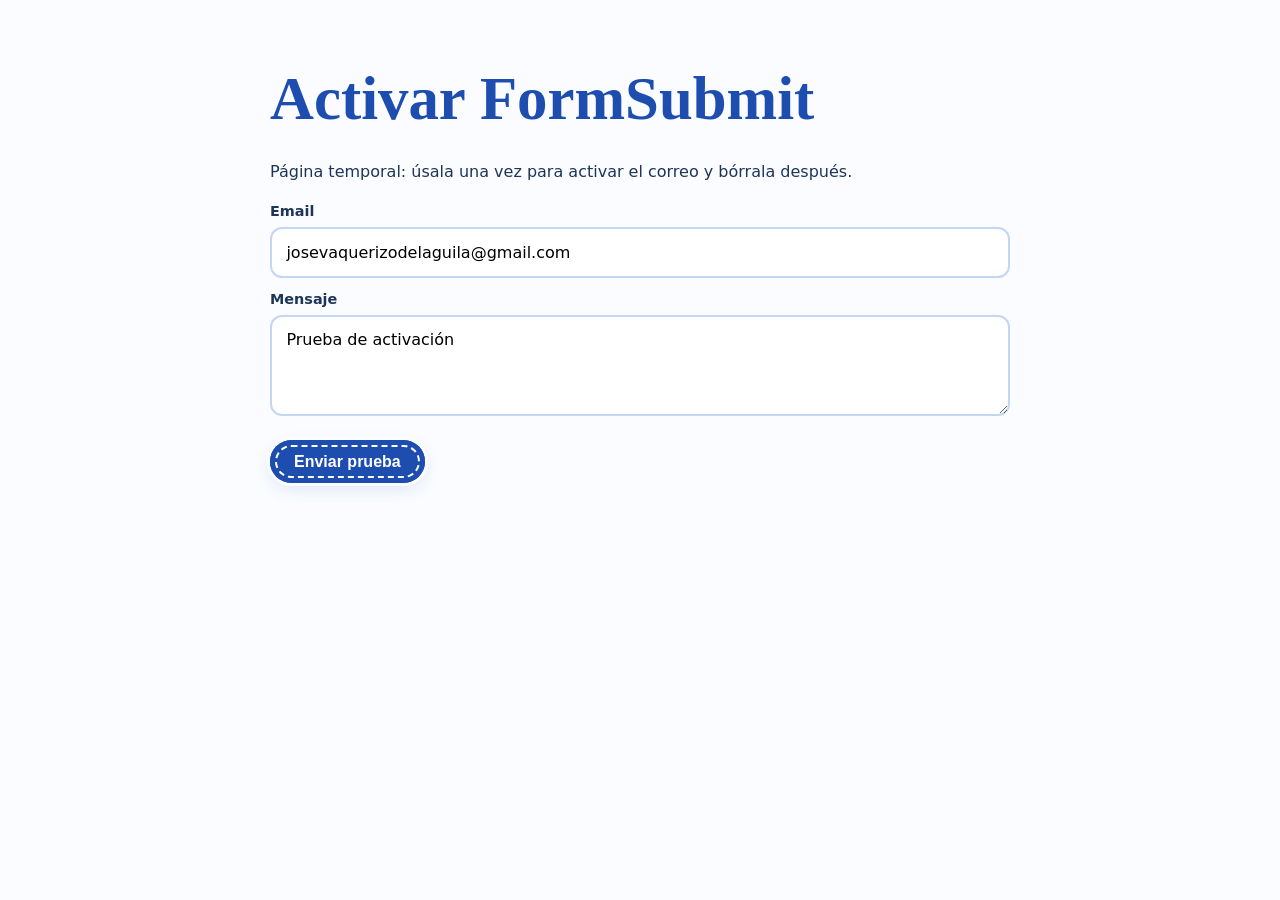
<file: activar-formsubmit.html>
<!DOCTYPE html>
<html lang="es"><head><meta charset="UTF-8"><meta name="viewport" content="width=device-width, initial-scale=1">
<meta name="robots" content="noindex"><title>Activar FormSubmit · Mi Caballito</title>
<link rel="stylesheet" href="css/style.css"></head>
<body><main class="wrap page">
<h1>Activar FormSubmit</h1>
<p>Página temporal: úsala una vez para activar el correo y bórrala después.</p>
<form method="POST" action="https://formsubmit.co/josevaquerizodelaguila@gmail.com">
  <input type="hidden" name="_subject" value="Activación de prueba — Mi Caballito">
  <input type="hidden" name="_template" value="table">
  <input type="text" name="_honey" class="hp" tabindex="-1" autocomplete="off" aria-hidden="true">
  <label for="e">Email</label><input id="e" name="email" type="email" required value="josevaquerizodelaguila@gmail.com">
  <label for="m">Mensaje</label><textarea id="m" name="mensaje" rows="3" required>Prueba de activación</textarea>
  <p><button class="btn" type="submit">Enviar prueba</button></p>
</form>
</main></body></html>
</file>
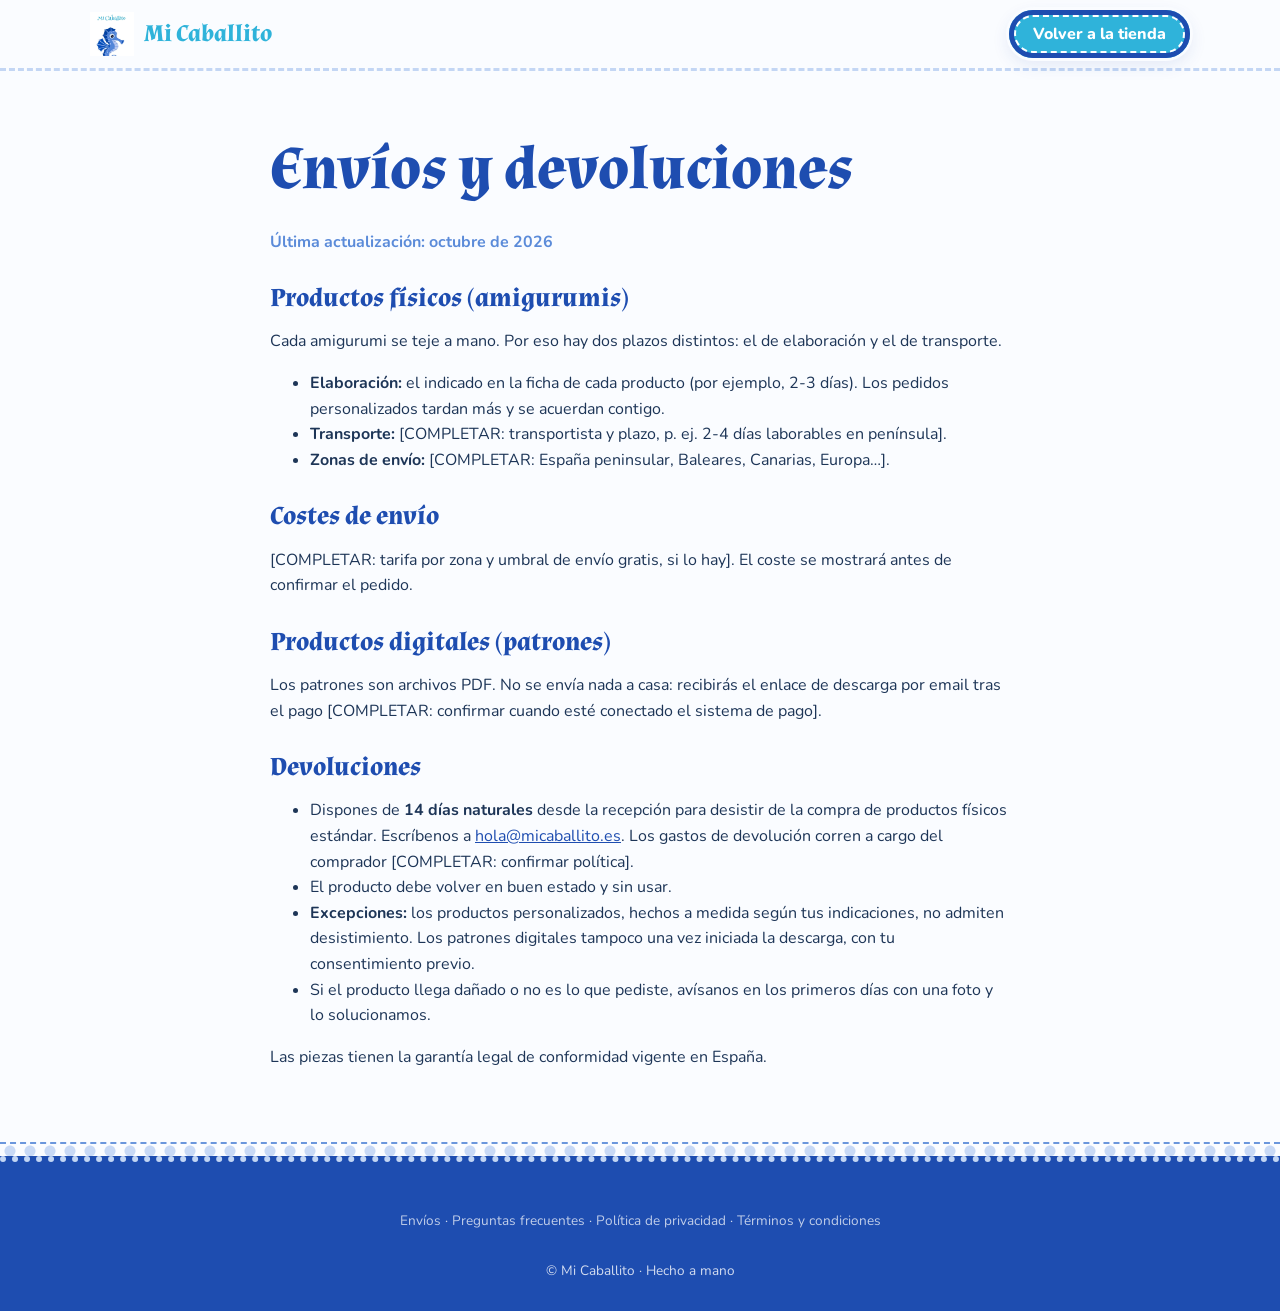
<file: envios.html>
<!DOCTYPE html>
<html lang="es"><head><meta charset="UTF-8"><meta name="viewport" content="width=device-width, initial-scale=1">
<title>Envíos y devoluciones · Mi Caballito</title><meta name="description" content="Información sobre envíos, plazos, costes y devoluciones de amigurumis y patrones digitales de Mi Caballito.">
<link rel="icon" href="assets/images/logo.png">
<link href="https://fonts.googleapis.com/css2?family=Almendra:wght@700&family=Nunito:wght@400;600;800&display=swap" rel="stylesheet">
<link rel="stylesheet" href="css/style.css"></head><body>
<header class="header"><div class="wrap header-in">
<a href="index.html" class="brand" aria-label="Mi Caballito, inicio"><img src="assets/images/logo.png" alt="Logotipo de Mi Caballito" width="44" height="44"><span>Mi Caballito</span></a>
<a class="btn btn-alt" href="index.html#tienda">Volver a la tienda</a></div></header>
<main class="wrap page"><h1>Envíos y devoluciones</h1><p class="upd">Última actualización: octubre de 2026</p>

<h2>Productos físicos (amigurumis)</h2>
<p>Cada amigurumi se teje a mano. Por eso hay dos plazos distintos: el de elaboración y el de transporte.</p>
<ul><li><b>Elaboración:</b> el indicado en la ficha de cada producto (por ejemplo, 2-3 días). Los pedidos personalizados tardan más y se acuerdan contigo.</li>
<li><b>Transporte:</b> [COMPLETAR: transportista y plazo, p. ej. 2-4 días laborables en península].</li>
<li><b>Zonas de envío:</b> [COMPLETAR: España peninsular, Baleares, Canarias, Europa…].</li></ul>
<h2>Costes de envío</h2>
<p>[COMPLETAR: tarifa por zona y umbral de envío gratis, si lo hay]. El coste se mostrará antes de confirmar el pedido.</p>
<h2>Productos digitales (patrones)</h2>
<p>Los patrones son archivos PDF. No se envía nada a casa: recibirás el enlace de descarga por email tras el pago [COMPLETAR: confirmar cuando esté conectado el sistema de pago].</p>
<h2>Devoluciones</h2>
<ul><li>Dispones de <b>14 días naturales</b> desde la recepción para desistir de la compra de productos físicos estándar. Escríbenos a <a href="mailto:hola@micaballito.es">hola@micaballito.es</a>. Los gastos de devolución corren a cargo del comprador [COMPLETAR: confirmar política].</li>
<li>El producto debe volver en buen estado y sin usar.</li>
<li><b>Excepciones:</b> los productos personalizados, hechos a medida según tus indicaciones, no admiten desistimiento. Los patrones digitales tampoco una vez iniciada la descarga, con tu consentimiento previo.</li>
<li>Si el producto llega dañado o no es lo que pediste, avísanos en los primeros días con una foto y lo solucionamos.</li></ul>
<p>Las piezas tienen la garantía legal de conformidad vigente en España.</p></main><div class="thread" aria-hidden="true"></div>
<footer class="footer"><div class="wrap"><p class="copy" style="margin-top:0"><a style="display:inline" href="envios.html">Envíos</a> · <a style="display:inline" href="faq.html">Preguntas frecuentes</a> · <a style="display:inline" href="privacidad.html">Política de privacidad</a> · <a style="display:inline" href="terminos.html">Términos y condiciones</a></p>
<p class="copy">© Mi Caballito · Hecho a mano</p></div></footer></body></html>
</file>
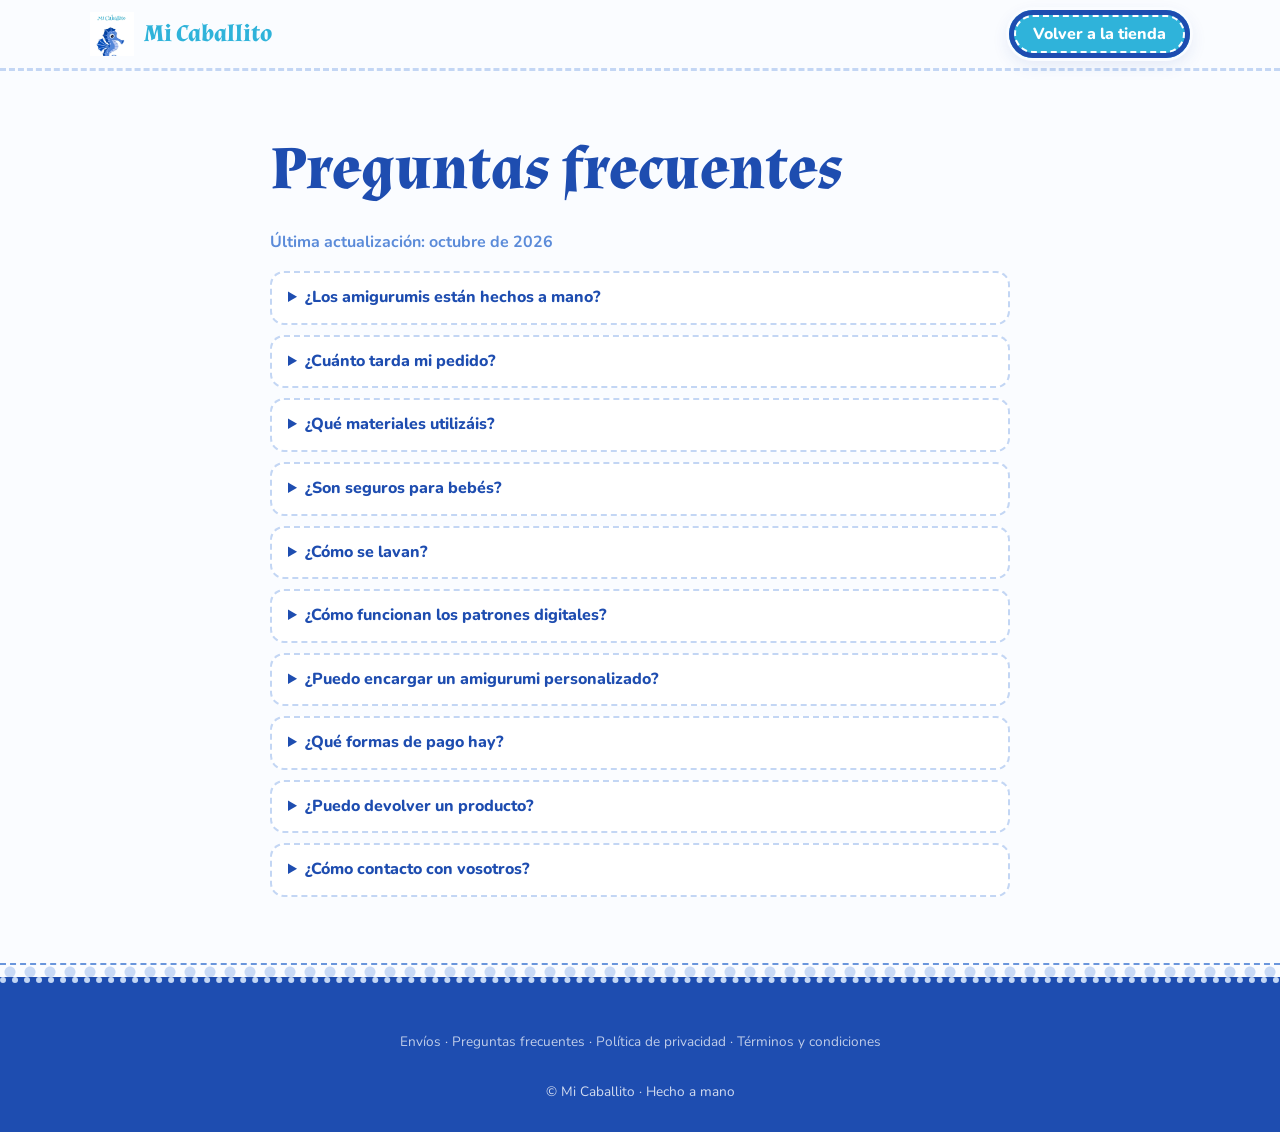
<file: faq.html>
<!DOCTYPE html>
<html lang="es"><head><meta charset="UTF-8"><meta name="viewport" content="width=device-width, initial-scale=1">
<title>Preguntas frecuentes · Mi Caballito</title><meta name="description" content="Respuestas a las dudas más habituales sobre amigurumis, patrones de crochet, pedidos personalizados, pagos y cuidados.">
<link rel="icon" href="assets/images/logo.png">
<link href="https://fonts.googleapis.com/css2?family=Almendra:wght@700&family=Nunito:wght@400;600;800&display=swap" rel="stylesheet">
<link rel="stylesheet" href="css/style.css"></head><body>
<header class="header"><div class="wrap header-in">
<a href="index.html" class="brand" aria-label="Mi Caballito, inicio"><img src="assets/images/logo.png" alt="Logotipo de Mi Caballito" width="44" height="44"><span>Mi Caballito</span></a>
<a class="btn btn-alt" href="index.html#tienda">Volver a la tienda</a></div></header>
<main class="wrap page"><h1>Preguntas frecuentes</h1><p class="upd">Última actualización: octubre de 2026</p>

<details><summary>¿Los amigurumis están hechos a mano?</summary><p>Sí. Cada pieza se teje a mano con ganchillo, por lo que pueden existir pequeñas diferencias entre unidades. Eso las hace únicas.</p></details>
<details><summary>¿Cuánto tarda mi pedido?</summary><p>Depende del producto: el tiempo de elaboración aparece en cada ficha. A eso se suma el transporte. Consulta la página de <a href="envios.html">Envíos</a>.</p></details>
<details><summary>¿Qué materiales utilizáis?</summary><p>Principalmente hilo de algodón o lana acrílica suave, y relleno hipoalergénico. El material exacto figura en cada ficha.</p></details>
<details><summary>¿Son seguros para bebés?</summary><p>[COMPLETAR: indicar la política real. Los amigurumis con ojos o piezas pequeñas no deben darse a menores de 3 años sin supervisión; si usas ojos de seguridad o bordados, dilo aquí.]</p></details>
<details><summary>¿Cómo se lavan?</summary><p>Recomendamos lavado a mano con agua fría y jabón suave, y secado al aire. Evita la secadora y el calor directo.</p></details>
<details><summary>¿Cómo funcionan los patrones digitales?</summary><p>Son archivos PDF para descargar, con fotos y explicación paso a paso. Se indican el nivel, el idioma y las páginas en la ficha. Son para uso personal: no se pueden revender ni compartir.</p></details>
<details><summary>¿Puedo encargar un amigurumi personalizado?</summary><p>Sí. Usa el botón "Quiero un amigurumi personalizado" y cuéntanos tu idea. Te responderemos con una propuesta, plazo y precio antes de empezar.</p></details>
<details><summary>¿Qué formas de pago hay?</summary><p>[COMPLETAR: p. ej. PayPal y tarjeta, cuando esté activo el pago online].</p></details>
<details><summary>¿Puedo devolver un producto?</summary><p>Sí, con las condiciones y excepciones de la página de <a href="envios.html">Envíos y devoluciones</a>.</p></details>
<details><summary>¿Cómo contacto con vosotros?</summary><p>Escríbenos a <a href="mailto:hola@micaballito.es">hola@micaballito.es</a> o por Instagram.</p></details></main><div class="thread" aria-hidden="true"></div>
<footer class="footer"><div class="wrap"><p class="copy" style="margin-top:0"><a style="display:inline" href="envios.html">Envíos</a> · <a style="display:inline" href="faq.html">Preguntas frecuentes</a> · <a style="display:inline" href="privacidad.html">Política de privacidad</a> · <a style="display:inline" href="terminos.html">Términos y condiciones</a></p>
<p class="copy">© Mi Caballito · Hecho a mano</p></div></footer></body></html>
</file>
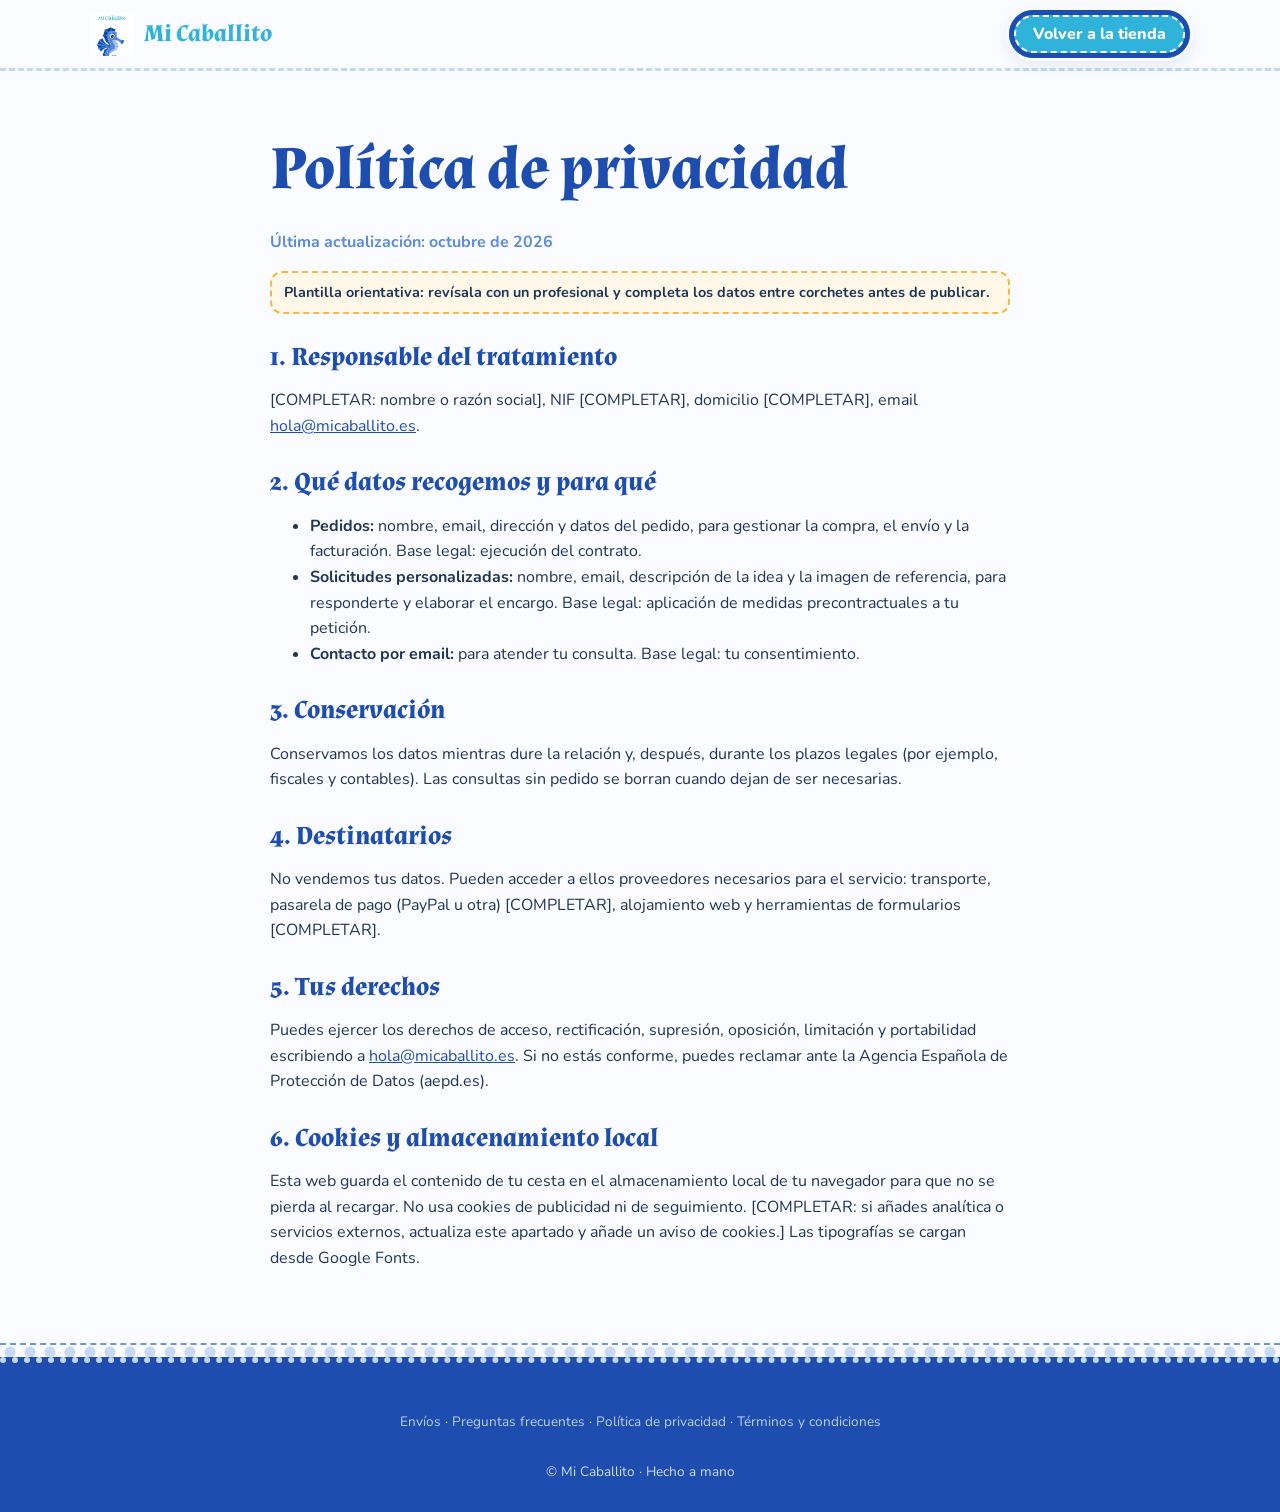
<file: privacidad.html>
<!DOCTYPE html>
<html lang="es"><head><meta charset="UTF-8"><meta name="viewport" content="width=device-width, initial-scale=1">
<title>Política de privacidad · Mi Caballito</title><meta name="description" content="Cómo trata Mi Caballito los datos personales de clientes y visitantes, conforme al RGPD y la LOPDGDD.">
<link rel="icon" href="assets/images/logo.png">
<link href="https://fonts.googleapis.com/css2?family=Almendra:wght@700&family=Nunito:wght@400;600;800&display=swap" rel="stylesheet">
<link rel="stylesheet" href="css/style.css"></head><body>
<header class="header"><div class="wrap header-in">
<a href="index.html" class="brand" aria-label="Mi Caballito, inicio"><img src="assets/images/logo.png" alt="Logotipo de Mi Caballito" width="44" height="44"><span>Mi Caballito</span></a>
<a class="btn btn-alt" href="index.html#tienda">Volver a la tienda</a></div></header>
<main class="wrap page"><h1>Política de privacidad</h1><p class="upd">Última actualización: octubre de 2026</p>

<p class="notice">Plantilla orientativa: revísala con un profesional y completa los datos entre corchetes antes de publicar.</p>
<h2>1. Responsable del tratamiento</h2>
<p>[COMPLETAR: nombre o razón social], NIF [COMPLETAR], domicilio [COMPLETAR], email <a href="mailto:hola@micaballito.es">hola@micaballito.es</a>.</p>
<h2>2. Qué datos recogemos y para qué</h2>
<ul><li><b>Pedidos:</b> nombre, email, dirección y datos del pedido, para gestionar la compra, el envío y la facturación. Base legal: ejecución del contrato.</li>
<li><b>Solicitudes personalizadas:</b> nombre, email, descripción de la idea y la imagen de referencia, para responderte y elaborar el encargo. Base legal: aplicación de medidas precontractuales a tu petición.</li>
<li><b>Contacto por email:</b> para atender tu consulta. Base legal: tu consentimiento.</li></ul>
<h2>3. Conservación</h2>
<p>Conservamos los datos mientras dure la relación y, después, durante los plazos legales (por ejemplo, fiscales y contables). Las consultas sin pedido se borran cuando dejan de ser necesarias.</p>
<h2>4. Destinatarios</h2>
<p>No vendemos tus datos. Pueden acceder a ellos proveedores necesarios para el servicio: transporte, pasarela de pago (PayPal u otra) [COMPLETAR], alojamiento web y herramientas de formularios [COMPLETAR].</p>
<h2>5. Tus derechos</h2>
<p>Puedes ejercer los derechos de acceso, rectificación, supresión, oposición, limitación y portabilidad escribiendo a <a href="mailto:hola@micaballito.es">hola@micaballito.es</a>. Si no estás conforme, puedes reclamar ante la Agencia Española de Protección de Datos (aepd.es).</p>
<h2>6. Cookies y almacenamiento local</h2>
<p>Esta web guarda el contenido de tu cesta en el almacenamiento local de tu navegador para que no se pierda al recargar. No usa cookies de publicidad ni de seguimiento. [COMPLETAR: si añades analítica o servicios externos, actualiza este apartado y añade un aviso de cookies.] Las tipografías se cargan desde Google Fonts.</p></main><div class="thread" aria-hidden="true"></div>
<footer class="footer"><div class="wrap"><p class="copy" style="margin-top:0"><a style="display:inline" href="envios.html">Envíos</a> · <a style="display:inline" href="faq.html">Preguntas frecuentes</a> · <a style="display:inline" href="privacidad.html">Política de privacidad</a> · <a style="display:inline" href="terminos.html">Términos y condiciones</a></p>
<p class="copy">© Mi Caballito · Hecho a mano</p></div></footer></body></html>
</file>
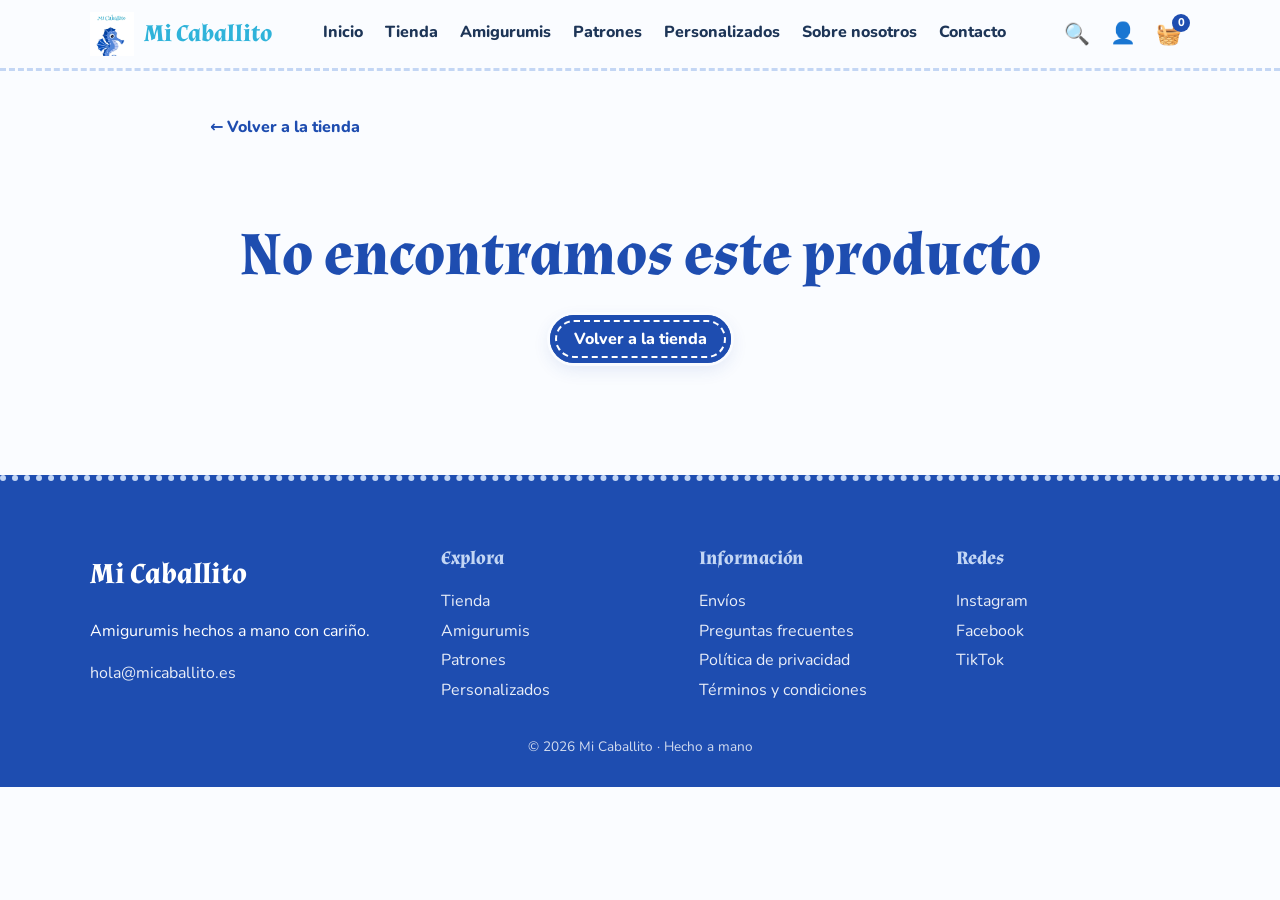
<file: producto.html>
<!DOCTYPE html>
<html lang="es">
<head>
<meta charset="UTF-8">
<meta name="viewport" content="width=device-width, initial-scale=1">
<title>Producto · Mi Caballito</title>
<meta name="description" content="Ficha de producto de Mi Caballito: amigurumis y patrones de crochet hechos a mano.">
<meta property="og:title" content="Tienda · Mi Caballito">
<meta property="og:description" content="Amigurumis, patrones digitales y encargos personalizados tejidos con cariño.">
<meta property="og:type" content="website">
<meta property="og:image" content="assets/images/logo.png">
<link rel="icon" href="assets/images/logo.png">
<link rel="preconnect" href="https://fonts.googleapis.com">
<link rel="preconnect" href="https://fonts.gstatic.com" crossorigin>
<link href="https://fonts.googleapis.com/css2?family=Almendra:wght@700&family=Nunito:wght@400;600;800&display=swap" rel="stylesheet">
<link rel="stylesheet" href="css/style.css">
</head>
<body data-page="product">
<a class="skip" href="#product">Saltar al producto</a>
<header class="header">
  <div class="wrap header-in">
    <a href="index.html" class="brand" aria-label="Mi Caballito, inicio">
      <img src="assets/images/logo.png" alt="Logotipo de Mi Caballito: caballito de mar azul" width="44" height="44"><span>Mi Caballito</span>
    </a>
    <nav class="nav" id="nav" aria-label="Principal">
      <a href="index.html">Inicio</a>
      <a href="tienda.html">Tienda</a>
      <a href="tienda.html?cat=amigurumi">Amigurumis</a>
      <a href="tienda.html?cat=patrones">Patrones</a>
      <a href="index.html#personalizados">Personalizados</a>
      <a href="index.html#sobre-nosotros">Sobre nosotros</a>
      <a href="index.html#contacto">Contacto</a>
    </nav>
    <div class="tools">
      <button class="icon-btn" id="searchBtn" aria-label="Ir al buscador">🔍</button>
      <a class="icon-btn hide-m" href="index.html#contacto" aria-label="Mi cuenta">👤</a>
      <button class="icon-btn cart-btn" id="cartBtn" aria-label="Abrir carrito">🧺<span id="cartCount" class="count">0</span></button>
      <button class="icon-btn burger" id="burger" aria-label="Abrir menú" aria-expanded="false" aria-controls="nav">☰</button>
    </div>
  </div>
</header>

<main class="wrap product-page">
  <p><a class="back" href="tienda.html">← Volver a la tienda</a></p>
  <div id="product"></div>
</main>

<footer class="footer">
  <div class="wrap foot-in">
    <div><h3 class="brandname">Mi Caballito</h3><p>Amigurumis hechos a mano con cariño.</p><p><a href="mailto:hola@micaballito.es">hola@micaballito.es</a></p></div>
    <div><h3>Explora</h3><a href="tienda.html">Tienda</a><a href="tienda.html?cat=amigurumi">Amigurumis</a><a href="tienda.html?cat=patrones">Patrones</a><a href="index.html#personalizados">Personalizados</a></div>
    <div><h3>Información</h3><a href="envios.html">Envíos</a><a href="faq.html">Preguntas frecuentes</a><a href="privacidad.html">Política de privacidad</a><a href="terminos.html">Términos y condiciones</a></div>
    <div><h3>Redes</h3><a href="https://instagram.com/" rel="noopener">Instagram</a><a href="https://facebook.com/" rel="noopener">Facebook</a><a href="https://tiktok.com/" rel="noopener">TikTok</a></div>
  </div>
  <p class="copy">© <span id="year"></span> Mi Caballito · Hecho a mano</p>
</footer>

<div class="overlay" id="overlay" hidden></div>
<aside class="drawer" id="drawer" aria-label="Carrito" aria-hidden="true">
  <div class="drawer-head"><h2>Tu cesta</h2><button class="icon-btn" data-close aria-label="Cerrar carrito">✕</button></div>
  <div class="drawer-body" id="cartBody"></div>
  <div class="drawer-foot" id="cartFoot"></div>
</aside>
<div class="modal" id="modal" role="dialog" aria-modal="true" aria-labelledby="modalTitle" hidden>
  <div class="modal-box"><button class="icon-btn modal-x" data-close aria-label="Cerrar">✕</button><div id="modalBody"></div></div>
</div>
<script src="js/products.js"></script>
<script src="js/app.js"></script>
</body>
</html>
</file>
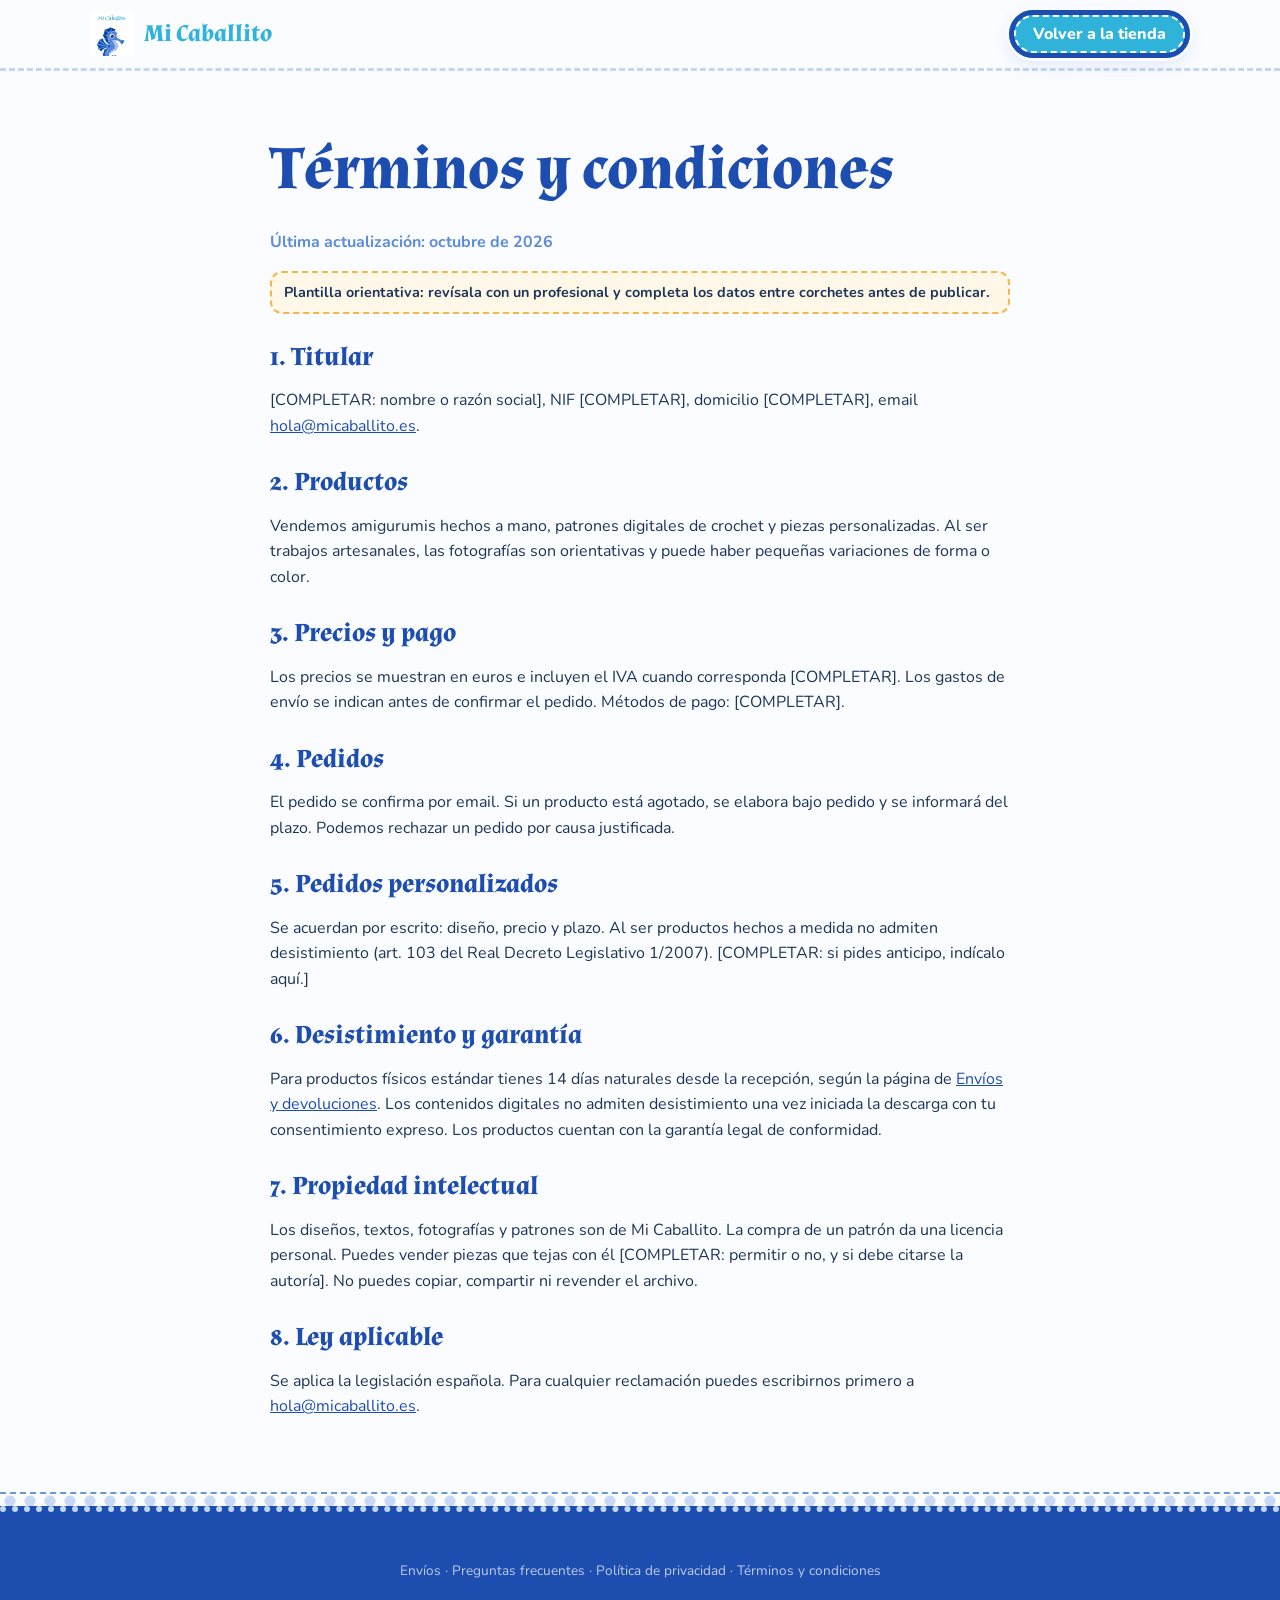
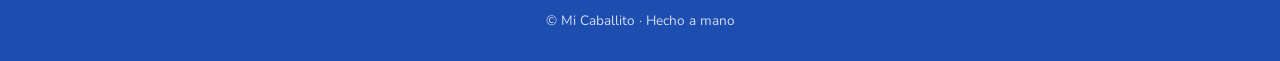
<file: terminos.html>
<!DOCTYPE html>
<html lang="es"><head><meta charset="UTF-8"><meta name="viewport" content="width=device-width, initial-scale=1">
<title>Términos y condiciones · Mi Caballito</title><meta name="description" content="Condiciones de compra y uso de la tienda online Mi Caballito: pedidos, precios, pagos, desistimiento y propiedad intelectual.">
<link rel="icon" href="assets/images/logo.png">
<link href="https://fonts.googleapis.com/css2?family=Almendra:wght@700&family=Nunito:wght@400;600;800&display=swap" rel="stylesheet">
<link rel="stylesheet" href="css/style.css"></head><body>
<header class="header"><div class="wrap header-in">
<a href="index.html" class="brand" aria-label="Mi Caballito, inicio"><img src="assets/images/logo.png" alt="Logotipo de Mi Caballito" width="44" height="44"><span>Mi Caballito</span></a>
<a class="btn btn-alt" href="index.html#tienda">Volver a la tienda</a></div></header>
<main class="wrap page"><h1>Términos y condiciones</h1><p class="upd">Última actualización: octubre de 2026</p>

<p class="notice">Plantilla orientativa: revísala con un profesional y completa los datos entre corchetes antes de publicar.</p>
<h2>1. Titular</h2>
<p>[COMPLETAR: nombre o razón social], NIF [COMPLETAR], domicilio [COMPLETAR], email <a href="mailto:hola@micaballito.es">hola@micaballito.es</a>.</p>
<h2>2. Productos</h2>
<p>Vendemos amigurumis hechos a mano, patrones digitales de crochet y piezas personalizadas. Al ser trabajos artesanales, las fotografías son orientativas y puede haber pequeñas variaciones de forma o color.</p>
<h2>3. Precios y pago</h2>
<p>Los precios se muestran en euros e incluyen el IVA cuando corresponda [COMPLETAR]. Los gastos de envío se indican antes de confirmar el pedido. Métodos de pago: [COMPLETAR].</p>
<h2>4. Pedidos</h2>
<p>El pedido se confirma por email. Si un producto está agotado, se elabora bajo pedido y se informará del plazo. Podemos rechazar un pedido por causa justificada.</p>
<h2>5. Pedidos personalizados</h2>
<p>Se acuerdan por escrito: diseño, precio y plazo. Al ser productos hechos a medida no admiten desistimiento (art. 103 del Real Decreto Legislativo 1/2007). [COMPLETAR: si pides anticipo, indícalo aquí.]</p>
<h2>6. Desistimiento y garantía</h2>
<p>Para productos físicos estándar tienes 14 días naturales desde la recepción, según la página de <a href="envios.html">Envíos y devoluciones</a>. Los contenidos digitales no admiten desistimiento una vez iniciada la descarga con tu consentimiento expreso. Los productos cuentan con la garantía legal de conformidad.</p>
<h2>7. Propiedad intelectual</h2>
<p>Los diseños, textos, fotografías y patrones son de Mi Caballito. La compra de un patrón da una licencia personal. Puedes vender piezas que tejas con él [COMPLETAR: permitir o no, y si debe citarse la autoría]. No puedes copiar, compartir ni revender el archivo.</p>
<h2>8. Ley aplicable</h2>
<p>Se aplica la legislación española. Para cualquier reclamación puedes escribirnos primero a <a href="mailto:hola@micaballito.es">hola@micaballito.es</a>.</p></main><div class="thread" aria-hidden="true"></div>
<footer class="footer"><div class="wrap"><p class="copy" style="margin-top:0"><a style="display:inline" href="envios.html">Envíos</a> · <a style="display:inline" href="faq.html">Preguntas frecuentes</a> · <a style="display:inline" href="privacidad.html">Política de privacidad</a> · <a style="display:inline" href="terminos.html">Términos y condiciones</a></p>
<p class="copy">© Mi Caballito · Hecho a mano</p></div></footer></body></html>
</file>
<file: css/style.css>
:root{
  --primary:#2FB3DA;        /* turquesa del texto del logo */
  --primary-dark:#1E4DB0;   /* azul intenso de las aletas */
  --primary-mid:#5B8BD9;    /* azul del cuerpo */
  --primary-light:#C3D6F4;  /* azul pastel de la barriga */
  --accent:#F2B84B;         /* amarillo lana, solo detalles */
  --cream:#FFF7E8;
  --background:#FAFCFF;
  --text:#1D3557;
  --radius:18px;
  --shadow:0 6px 18px rgba(30,77,176,.12);
}
*{box-sizing:border-box}
html{scroll-behavior:smooth;scroll-padding-top:80px}
body{margin:0;font-family:'Nunito',system-ui,sans-serif;color:var(--text);background:var(--background);line-height:1.6}
img{max-width:100%;display:block}
a{color:var(--primary-dark)}
h1,h2,h3,.brand span,.brandname{font-family:'Almendra',serif;font-weight:700;line-height:1.15;color:var(--primary-dark)}
h1{font-size:clamp(2.2rem,6vw,3.8rem);margin:.4em 0}
h2{font-size:clamp(1.7rem,4vw,2.5rem);text-align:center;margin:0 0 1rem}
.wrap{max-width:1140px;margin:0 auto;padding:0 20px}
.center{text-align:center}
.lead{font-size:1.15rem;max-width:52ch}
.skip{position:absolute;left:-999px}.skip:focus{left:10px;top:10px;background:#fff;padding:8px;z-index:99}
:focus-visible{outline:3px solid var(--accent);outline-offset:2px}

/* Etiquetas y botones "cosidos" */
.stitched,.tag{display:inline-block;background:var(--cream);border:2px dashed var(--primary-mid);border-radius:999px;padding:.25em 1em;font-weight:800;font-size:.85rem;color:var(--primary-dark)}
.btn{display:inline-block;border:0;cursor:pointer;font:800 1rem 'Nunito',sans-serif;text-decoration:none;color:#fff;background:var(--primary-dark);padding:.8em 1.5em;border-radius:999px;box-shadow:0 0 0 3px var(--background),0 0 0 5px var(--primary-dark) inset,var(--shadow);outline:2px dashed #fff;outline-offset:-7px;transition:transform .2s,background .2s}
.btn:hover{transform:translateY(-2px);background:var(--primary-mid)}
.btn-alt{background:var(--primary);}
.btn-alt:hover{background:var(--primary-dark)}
.btn[disabled]{opacity:.5;cursor:not-allowed}
.btns{display:flex;gap:12px;flex-wrap:wrap;margin-top:1.2rem}

/* Separador de hilo con puntadas */
.thread{height:14px;background:
  radial-gradient(circle at 10px 7px,var(--primary-light) 5px,transparent 6px) 0 0/20px 14px repeat-x;
  border-top:2px dashed var(--primary-mid);opacity:.9}

/* Header */
.header{position:sticky;top:0;z-index:20;background:rgba(250,252,255,.96);backdrop-filter:blur(6px);border-bottom:3px dashed var(--primary-light)}
.header-in{display:flex;align-items:center;justify-content:space-between;gap:12px;height:68px}
.brand{display:flex;align-items:center;gap:10px;text-decoration:none}
.brand span{font-size:1.5rem;color:var(--primary)}
.nav{display:flex;gap:18px}
.nav a{text-decoration:none;font-weight:800;color:var(--text);padding:6px 2px;border-bottom:2px dashed transparent}
.nav a:hover{border-color:var(--primary)}
.tools{display:flex;gap:4px;align-items:center}
.icon-btn{background:none;border:0;font-size:1.3rem;cursor:pointer;position:relative;padding:8px;border-radius:50%;text-decoration:none;color:inherit}
.icon-btn:hover{background:var(--primary-light)}
.count{position:absolute;top:0;right:0;background:var(--primary-dark);color:#fff;font:800 .7rem Nunito;border-radius:999px;min-width:18px;height:18px;display:grid;place-items:center}
.burger{display:none}
.searchbar{padding:10px 0;background:var(--cream)}
.searchbar input{width:100%;padding:.7em 1em;border:2px dashed var(--primary-mid);border-radius:999px;font:inherit;background:#fff}

/* Hero */
.hero{background:var(--cream);background-image:repeating-linear-gradient(45deg,rgba(91,139,217,.06) 0 2px,transparent 2px 10px),repeating-linear-gradient(-45deg,rgba(91,139,217,.06) 0 2px,transparent 2px 10px);padding:48px 0 64px}
.hero-in{display:grid;grid-template-columns:1.1fr 1fr;gap:32px;align-items:center}
.hero-art{position:relative;min-height:380px}
.polaroid{--r:0deg;position:absolute;background:#fff;padding:10px 10px 6px;border-radius:12px;box-shadow:var(--shadow);border:2px dashed var(--primary-light);width:min(260px,52%);text-align:center;font-weight:800;font-size:.9rem}
.polaroid img{width:100%;aspect-ratio:1;object-fit:cover;border-radius:8px}
.polaroid{transform:rotate(var(--r));transition:transform .45s ease}.p1{left:0;top:10px;--r:-5deg}.p2{right:0;top:120px;--r:4deg}.polaroid:hover{transform:translateY(-5px) rotate(var(--r))}
.deco{position:absolute;color:var(--primary);font-size:2rem;animation:float 5s ease-in-out infinite}
.d1{right:12%;top:0}.d2{left:40%;bottom:10px;color:var(--accent)}.d3{left:2%;bottom:30px;color:var(--primary-mid);animation-delay:1.5s}
@keyframes float{50%{transform:translateY(-8px) rotate(6deg)}}

/* Secciones */
.section{padding:64px 0}
.filters{display:flex;gap:10px;justify-content:center;flex-wrap:wrap;margin-bottom:28px}
.chip{border:2px dashed var(--primary-mid);background:#fff;color:var(--primary-dark);font:800 .9rem Nunito;padding:.5em 1.2em;border-radius:999px;cursor:pointer;transition:.2s}
.chip.active,.chip:hover{background:var(--primary-dark);color:#fff;border-style:solid}
.grid{display:grid;grid-template-columns:repeat(4,1fr);gap:18px}
.card{background:#fff;border-radius:var(--radius);border:2px dashed var(--primary-light);box-shadow:var(--shadow);overflow:hidden;display:flex;flex-direction:column;transition:transform .25s,box-shadow .25s}
.card:hover{transform:translateY(-4px)}
.card-img{position:relative;overflow:hidden;aspect-ratio:1;cursor:pointer;background:var(--primary-light);border:0;padding:0;display:block;width:100%}
.card-img img{width:100%;height:100%;object-fit:cover;transition:transform .5s}
.card:hover .card-img img{transform:scale(1.07)}
.badge{position:absolute;top:10px;left:10px;font:800 .72rem Nunito;padding:.3em .9em;border-radius:999px;border:2px dashed #fff;color:#fff;background:var(--primary-mid)}
.badge.digital{background:var(--accent);color:var(--text);border-color:var(--text)}
.card-body{padding:12px 14px 14px;display:flex;flex-direction:column;gap:4px;flex:1;min-width:0}
.cat{font-size:.8rem;font-weight:800;color:var(--primary)}
.card h3{margin:0;font-size:1.1rem;line-height:1.2}.card h3 a{color:var(--primary-dark);text-decoration:none}.card h3 a:hover{text-decoration:underline}
.card p{margin:0;font-size:.88rem}
.desc{display:-webkit-box;-webkit-line-clamp:2;-webkit-box-orient:vertical;overflow:hidden;line-height:1.3;min-height:2.6em;color:#3d567d}
.meta{display:flex;justify-content:space-between;align-items:baseline;gap:6px}
.card .price{font-size:1.1rem}
.btn-sm{padding:.55em 1em;font-size:.88rem;width:100%;margin-top:auto;outline-offset:-6px}
.card.off .card-img img{filter:grayscale(.6);opacity:.75}
.badge.custom{background:var(--primary);border-color:#fff}
.price{font-weight:800;font-size:1.25rem;color:var(--primary-dark)}
.state{font-size:.8rem;font-weight:800}.state.ok{color:#1b8a5a}.state.no{color:#b5483b}
.link-btn{background:none;border:0;font:800 .9rem Nunito;color:var(--primary-dark);cursor:pointer;text-decoration:underline}

.custom{background:var(--primary-light);background-image:radial-gradient(circle,rgba(255,255,255,.55) 3px,transparent 4px);background-size:26px 26px}
.custom-in{text-align:center}.custom-in h2{text-align:center}.custom-in .lead{margin:0 auto 1rem}
.ideas{list-style:none;padding:0;display:flex;gap:10px;flex-wrap:wrap;justify-content:center;margin:1.2rem 0 1.6rem}
.ideas li{background:#fff;border:2px dashed var(--primary-mid);border-radius:999px;padding:.4em 1em;font-weight:800}
.about-in{display:grid;grid-template-columns:1fr 1.2fr;gap:36px;align-items:center}
.about h2{text-align:left}
.about-img{border:3px dashed var(--primary-mid);border-radius:var(--radius);padding:8px;background:#fff;transform:rotate(-2deg)}
.about-img img{border-radius:12px;aspect-ratio:4/5;object-fit:cover;width:100%}
.insta{display:grid;grid-template-columns:repeat(3,1fr);gap:10px;margin-bottom:24px}
.insta img{aspect-ratio:1;object-fit:cover;width:100%;border-radius:14px;border:2px dashed var(--primary-light)}
.insta img:nth-child(1),.insta img:nth-child(4){border-radius:50% 14px 50% 14px}

/* Footer */
.footer{background:var(--primary-dark);color:#fff;padding:48px 0 16px;border-top:6px dotted var(--primary-light)}
.footer a{color:#fff;display:block;text-decoration:none;opacity:.9;margin:4px 0}.footer a:hover{text-decoration:underline}
.footer h3{color:var(--primary-light);font-size:1.2rem}.brandname{font-size:1.8rem!important;color:#fff!important}
.foot-in{display:grid;grid-template-columns:1.4fr 1fr 1fr 1fr;gap:24px}
.copy{text-align:center;opacity:.8;font-size:.85rem;margin-top:28px}

/* Carrito y modales */
.overlay{position:fixed;inset:0;background:rgba(29,53,87,.45);z-index:40}
.drawer{position:fixed;top:0;right:0;height:100%;width:min(420px,100%);background:var(--cream);z-index:50;transform:translateX(105%);transition:transform .35s ease;display:flex;flex-direction:column;border-left:4px dashed var(--primary-mid)}
.drawer.open{transform:none}
.drawer-head{display:flex;justify-content:space-between;align-items:center;padding:12px 18px;border-bottom:2px dashed var(--primary-light)}.drawer-head h2{margin:0}
.drawer-body{flex:1;overflow:auto;padding:16px 18px}
.drawer-foot{padding:16px 18px;border-top:2px dashed var(--primary-light);display:grid;gap:8px}
.group-title{font-weight:800;font-size:.85rem;color:var(--primary-dark);margin:14px 0 6px}
.line{display:grid;grid-template-columns:56px 1fr auto;gap:10px;align-items:center;background:#fff;border-radius:12px;padding:8px;margin-bottom:8px}
.line img{width:56px;height:56px;object-fit:cover;border-radius:8px}
.line b{display:block;font-size:.95rem}
.qty{display:inline-flex;align-items:center;gap:6px;margin-top:2px}
.qty button{width:26px;height:26px;border-radius:50%;border:2px solid var(--primary-mid);background:#fff;cursor:pointer;font-weight:800}
.rm{background:none;border:0;cursor:pointer;color:#b5483b;font-size:.8rem;text-decoration:underline}
.total-row{display:flex;justify-content:space-between;font-weight:800}
.total-row.big{font-size:1.25rem;color:var(--primary-dark)}
.empty{text-align:center;padding:40px 0}
.modal{position:fixed;inset:0;z-index:60;display:grid;place-items:center;background:rgba(29,53,87,.5);padding:16px;overflow:auto}
.modal[hidden],.overlay[hidden]{display:none}
.modal-box{background:#fff;border-radius:var(--radius);max-width:760px;width:100%;padding:24px;position:relative;border:3px dashed var(--primary-mid);animation:pop .3s ease;max-height:94vh;overflow:auto}
@keyframes pop{from{transform:scale(.94);opacity:0}}
.modal-x{position:absolute;right:10px;top:10px}
.detail{display:grid;grid-template-columns:1fr 1fr;gap:22px}
.detail img{border-radius:14px;width:100%;aspect-ratio:1;object-fit:cover}
.detail h2{text-align:left;font-size:2rem}
.specs{list-style:none;padding:0;margin:.8rem 0}.specs li{padding:4px 0;border-bottom:1px dashed var(--primary-light)}
.notice{background:var(--cream);border:2px dashed var(--accent);border-radius:12px;padding:8px 12px;font-weight:700;font-size:.9rem}
form label{display:block;font-weight:800;margin:10px 0 4px;font-size:.9rem}
form input,form select,form textarea{width:100%;padding:.65em .9em;border:2px solid var(--primary-light);border-radius:12px;font:inherit}
form input:focus,form select:focus,form textarea:focus{border-color:var(--primary)}
.two{display:grid;grid-template-columns:1fr 1fr;gap:12px}

/* Aparición al hacer scroll (un solo gesto suave) */

@media (max-width:860px){
  .burger{display:inline-block}.hide-m{display:none}
  .nav{position:absolute;top:68px;left:0;right:0;background:var(--cream);flex-direction:column;gap:0;padding:8px 20px 16px;border-bottom:3px dashed var(--primary-light);display:none}
  .nav.open{display:flex}.nav a{padding:12px 0}
  .hero-in,.about-in,.detail{grid-template-columns:1fr}
  .hero-art{min-height:340px}
  .foot-in{grid-template-columns:1fr 1fr}
  .two{grid-template-columns:1fr}
}
@media (max-width:980px){.grid{grid-template-columns:repeat(3,1fr)}}
@media (max-width:700px){.grid{grid-template-columns:repeat(2,1fr);gap:12px}}
@media (max-width:540px){.grid{grid-template-columns:1fr}.card{flex-direction:row}.card-img{width:40%;flex:none}.foot-in{grid-template-columns:1fr}.card .desc{min-height:0}}
@media (prefers-reduced-motion:reduce){*{animation:none!important;transition:none!important;scroll-behavior:auto!important}.reveal{opacity:1;transform:none}}

/* Páginas informativas */
.page{max-width:780px;padding-top:40px;padding-bottom:56px}
.page h1{text-align:left}.page h2{text-align:left;font-size:1.6rem;margin-top:1.8rem}
.upd{color:var(--primary-mid);font-weight:700}
details{background:#fff;border:2px dashed var(--primary-light);border-radius:14px;padding:12px 16px;margin-bottom:10px}
summary{cursor:pointer;font-weight:800;color:var(--primary-dark)}
details[open]{background:var(--cream)}

/* Página Tienda */
.shop-head{background:var(--cream);text-align:center;padding:28px 0 22px}
.shop-head h1{margin:0 0 .2em}
.shop{padding:26px 0 56px}
.toolbar{display:flex;gap:12px;align-items:center;background:var(--cream);border:2px dashed var(--primary-mid);border-radius:999px;padding:7px 8px 7px 8px;margin-bottom:14px}
.toolbar .field{display:flex;align-items:center;gap:8px}.toolbar .grow{flex:1}
.toolbar label{font-weight:800;font-size:.85rem;white-space:nowrap}
.toolbar input,.toolbar select{border:0;background:#fff;border-radius:999px;padding:.55em 1em;font:inherit;width:100%}
.shop-bar{display:flex;justify-content:space-between;align-items:center;gap:12px;flex-wrap:wrap;margin-bottom:18px}
.shop-bar .filters{margin:0;justify-content:flex-start}
.results{margin:0;font-weight:700;color:var(--primary-mid)}
.sr{position:absolute;width:1px;height:1px;overflow:hidden;clip:rect(0 0 0 0)}
.nav a[aria-current]{border-color:var(--primary)}
@media (max-width:700px){.toolbar{flex-direction:column;align-items:stretch;border-radius:22px;padding:10px}.toolbar .field select{flex:1}}
/* Ficha de producto */
.product-page{max-width:900px;padding-top:28px;padding-bottom:56px}
.back{font-weight:800;text-decoration:none}
.detail h1{font-size:2rem;margin:.2em 0;text-align:left}
.detail-img img{border:2px dashed var(--primary-light);border-radius:var(--radius)}


/* =========================================================
   ANIMACIONES · solo transform y opacity, suaves y discretas
   ========================================================= */
@keyframes rise{from{opacity:0;transform:translateY(18px)}}
@keyframes risePol{from{opacity:0;transform:translateY(26px) rotate(var(--r))}}
@keyframes fade{from{opacity:0}}
@keyframes fadeout{to{opacity:0}}
@keyframes draw{from{clip-path:inset(0 100% 0 0)}}
@keyframes bump{40%{transform:scale(1.35)}}
@keyframes linepulse{from{background:var(--primary-light);opacity:.5;transform:translateX(10px)}}

/* Aparición al hacer scroll (el JS añade .reveal y, al entrar en pantalla, .in) */
@media (prefers-reduced-motion:no-preference){
  .reveal{opacity:0}
  .reveal.in{opacity:1;animation:rise .7s cubic-bezier(.22,.61,.36,1) backwards;animation-delay:var(--d,0s)}
  .thread.reveal.in{animation:draw 1.1s ease-out backwards}

  /* Portada: entrada escalonada */
  .hero-text>*{animation:rise .8s cubic-bezier(.22,.61,.36,1) backwards}
  .hero-text>:nth-child(1){animation-delay:.05s}.hero-text>:nth-child(2){animation-delay:.15s}
  .hero-text>:nth-child(3){animation-delay:.28s}.hero-text>:nth-child(4){animation-delay:.4s}
  .polaroid{animation:risePol 1s cubic-bezier(.22,.61,.36,1) backwards}
  .p1{animation-delay:.3s}.p2{animation-delay:.5s}
  .deco{animation:fade 1s ease 1s backwards,float 5s ease-in-out infinite}
  .shop-head .wrap>*,.detail,.page h1,.page .upd{animation:rise .7s ease backwards}
  .shop-head .wrap>:nth-child(2),.page .upd{animation-delay:.1s}
  details[open] p{animation:rise .35s ease}
  .modal:not([hidden]),.overlay:not([hidden]){animation:fade .3s ease}
  .overlay.out{animation:fadeout .25s ease forwards}
  .count.bump{animation:bump .35s ease}
  .line.pulse{animation:linepulse .5s ease}
}

/* Transiciones de botones, enlaces y tarjetas */
.btn{transition:transform .25s ease,background .25s ease}
.btn:active{transform:translateY(0) scale(.98)}
.icon-btn{transition:background .2s ease,transform .15s ease}.icon-btn:active{transform:scale(.92)}
.nav a{transition:border-color .25s ease,color .2s ease}
.footer a{transition:opacity .2s ease}.footer a:hover{opacity:1}
.brand img{transition:transform .35s ease}.brand:hover img{transform:translateY(-2px) scale(1.05)}
.qty button{transition:background .2s ease,transform .15s ease}.qty button:hover{background:var(--primary-light)}.qty button:active{transform:scale(.9)}
.card{transition:transform .3s ease,box-shadow .3s ease}
.card:hover{transform:translateY(-5px);box-shadow:0 12px 26px rgba(30,77,176,.18)}
.card-img img{transition:transform .6s ease-out}
.grid{transition:min-height .4s ease}
.header{transition:box-shadow .3s ease,background .3s ease}
.header.scrolled{box-shadow:0 6px 18px rgba(30,77,176,.1);background:rgba(250,252,255,.99)}

/* Formulario de encargos */
.hp{position:absolute;left:-9999px;width:1px;height:1px;opacity:0}
.form-msg{margin:.4rem 0 0;font-weight:700;min-height:1.4em;color:var(--primary-dark)}
.form-msg.err{color:#b5483b}
</file>
